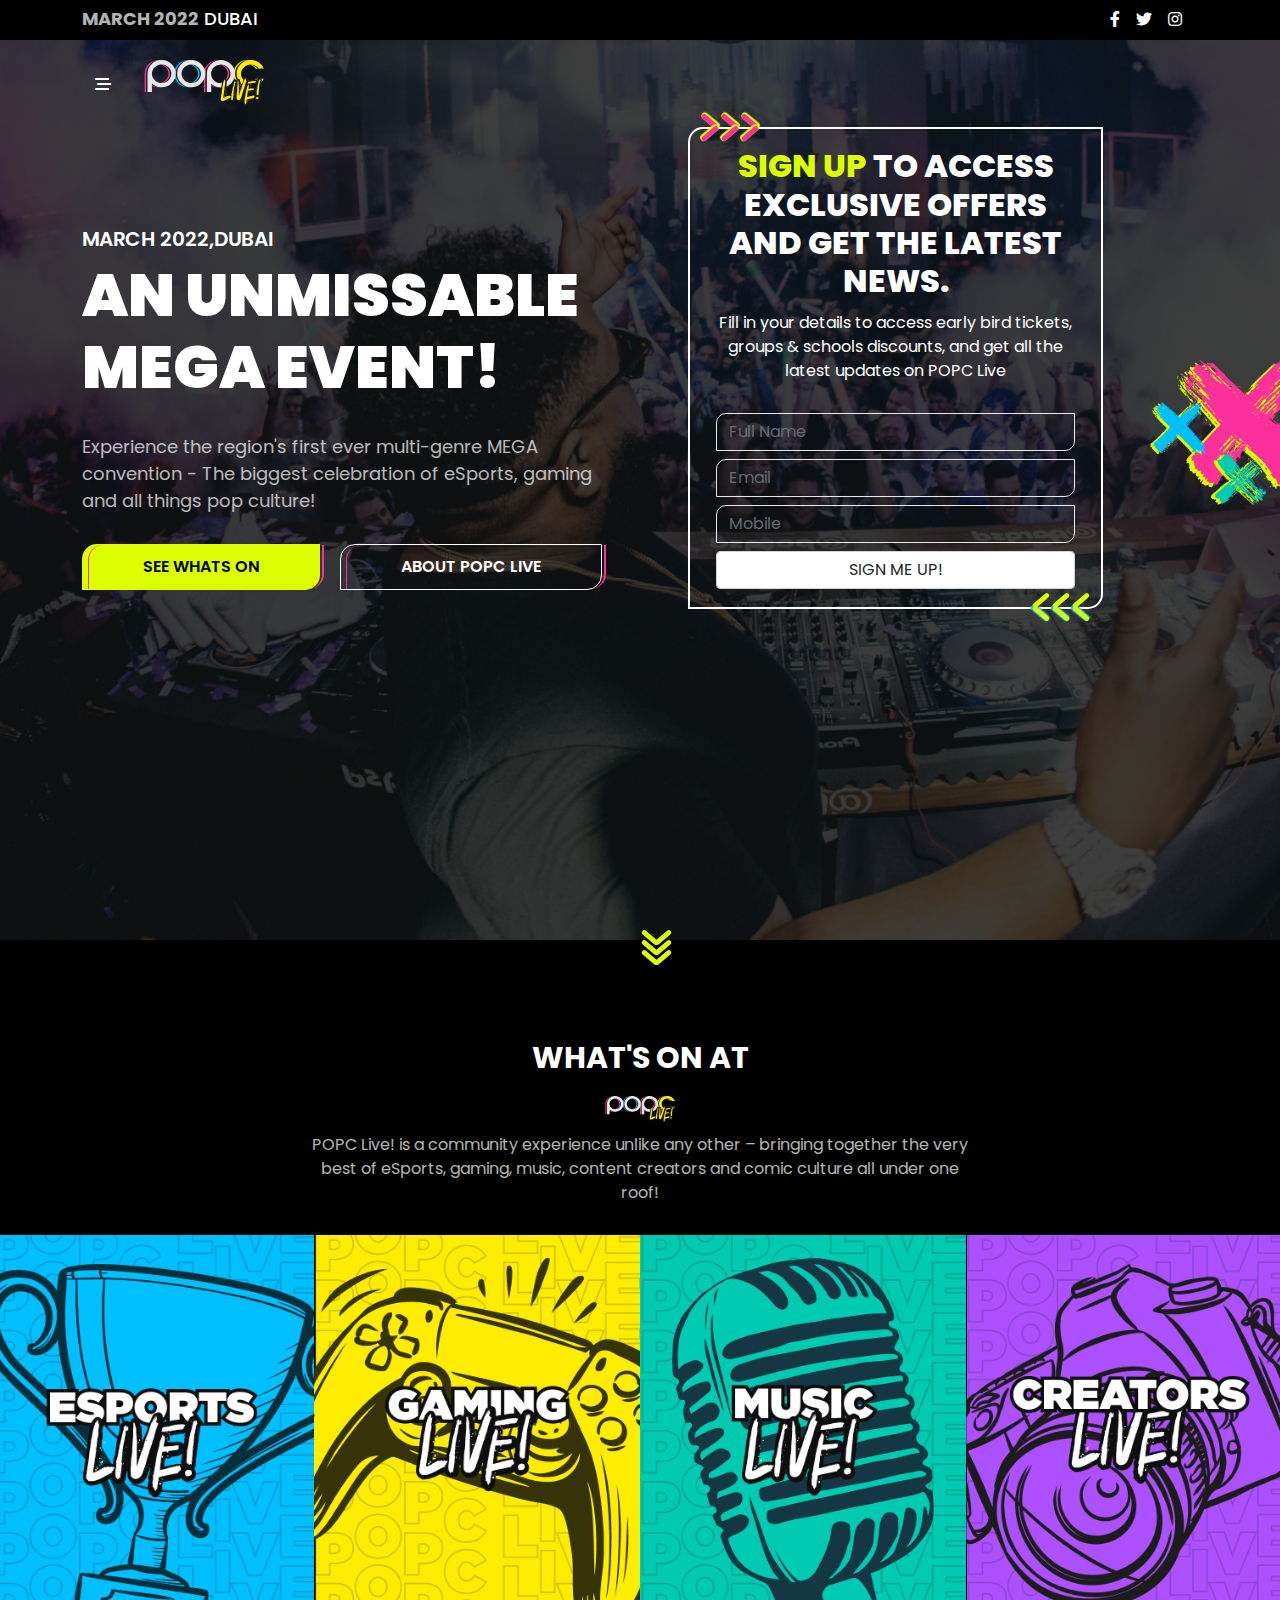
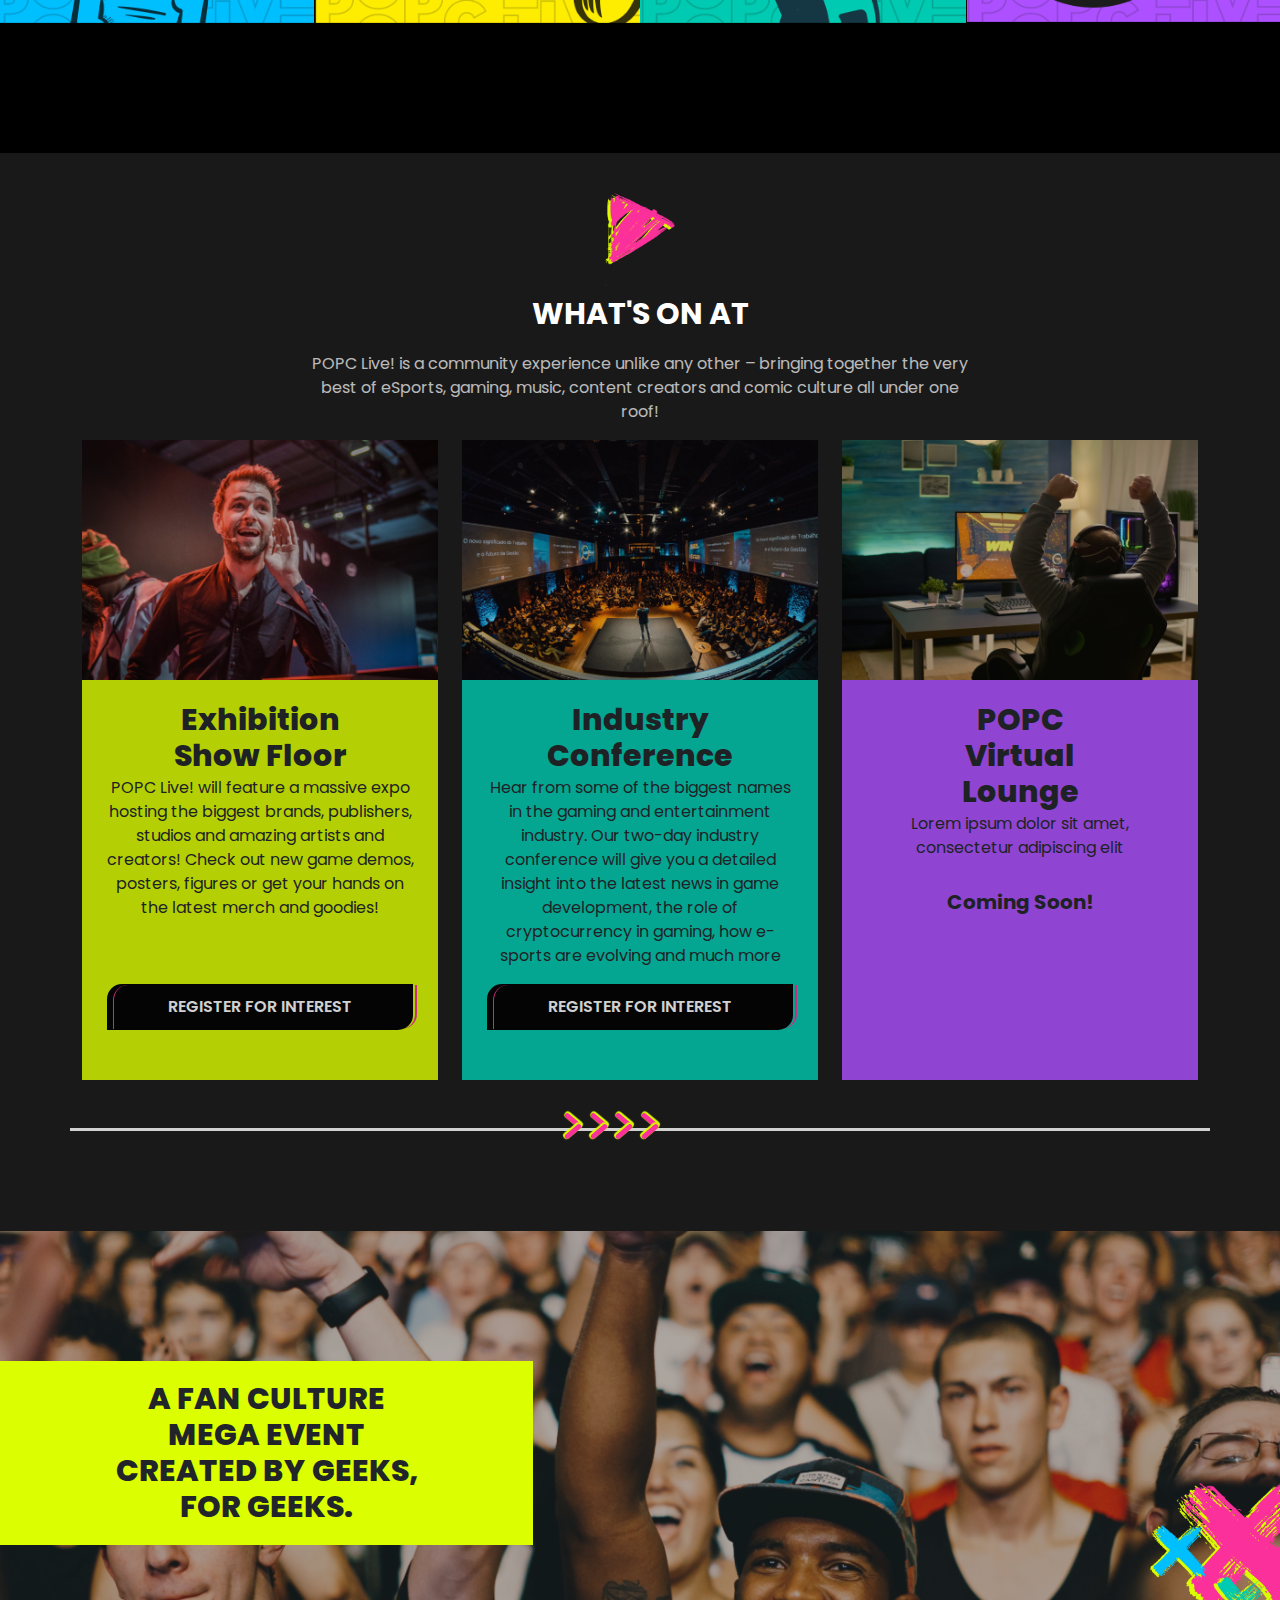
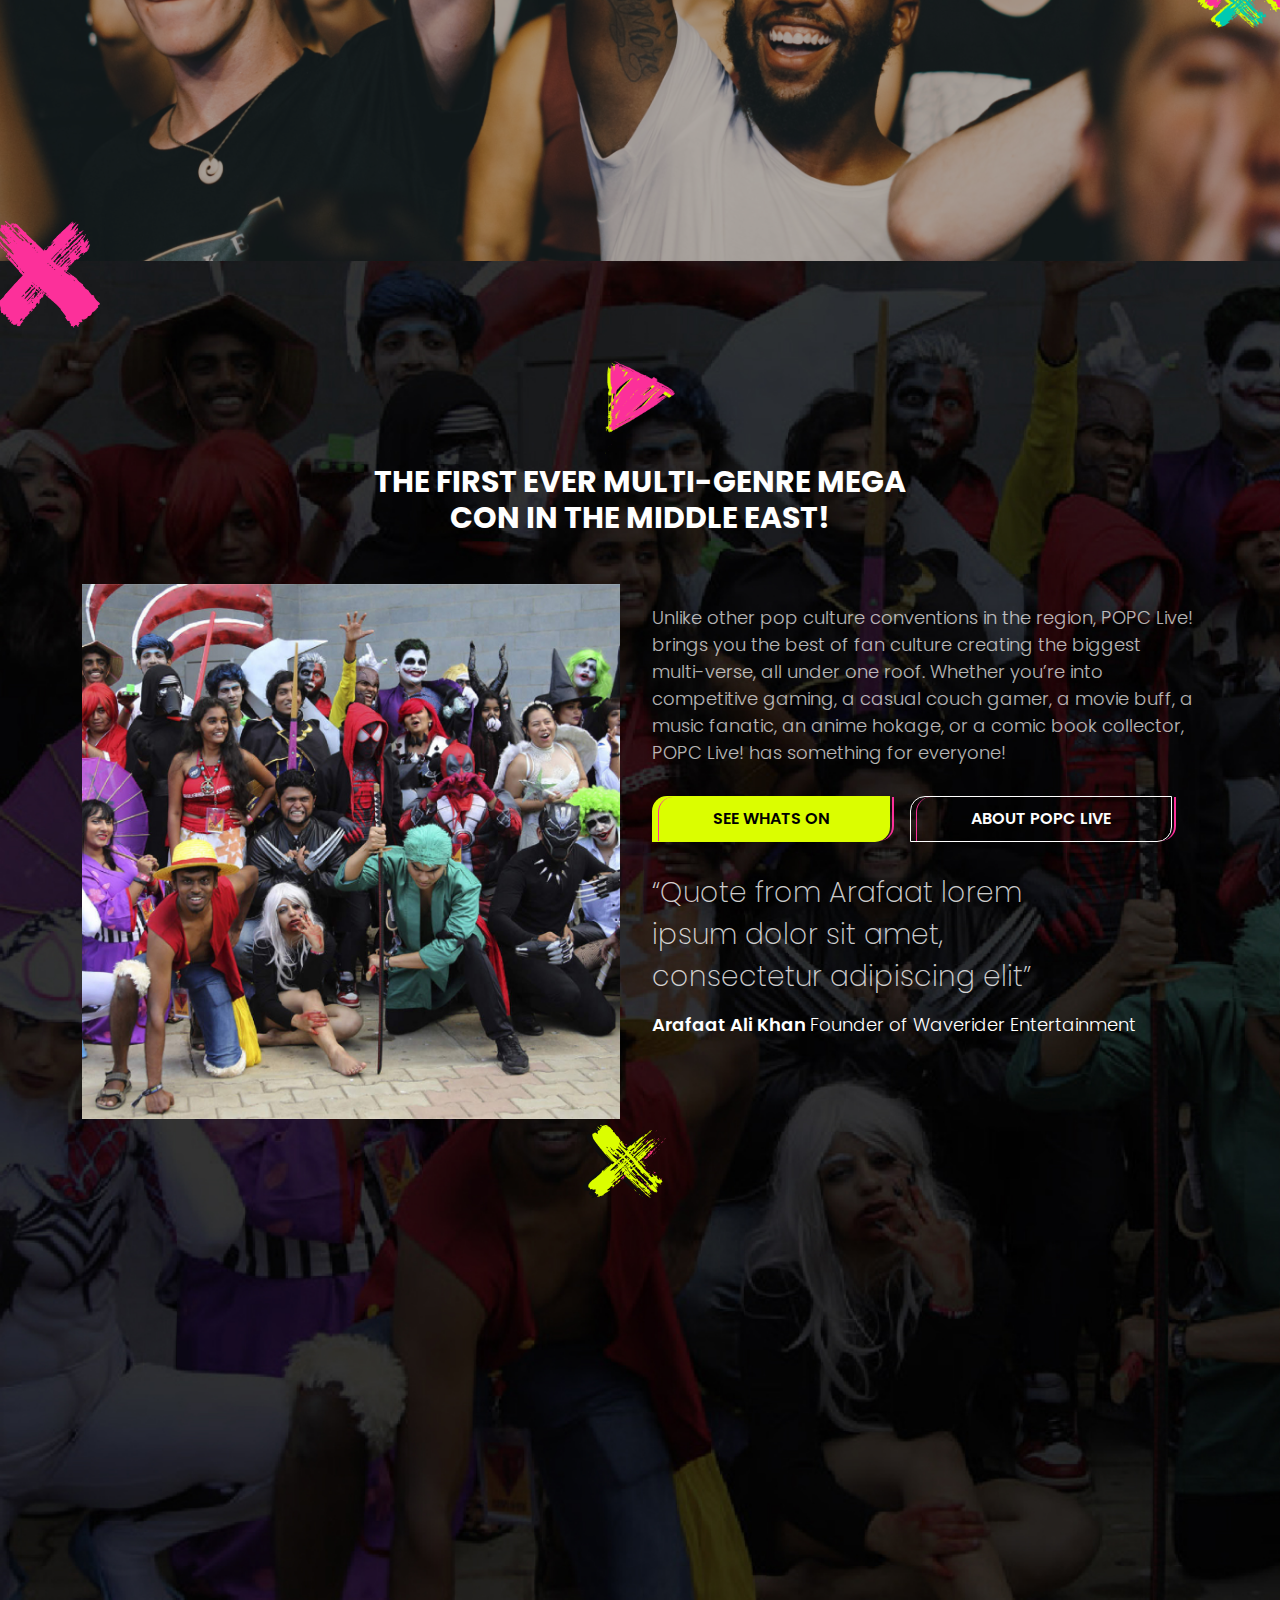
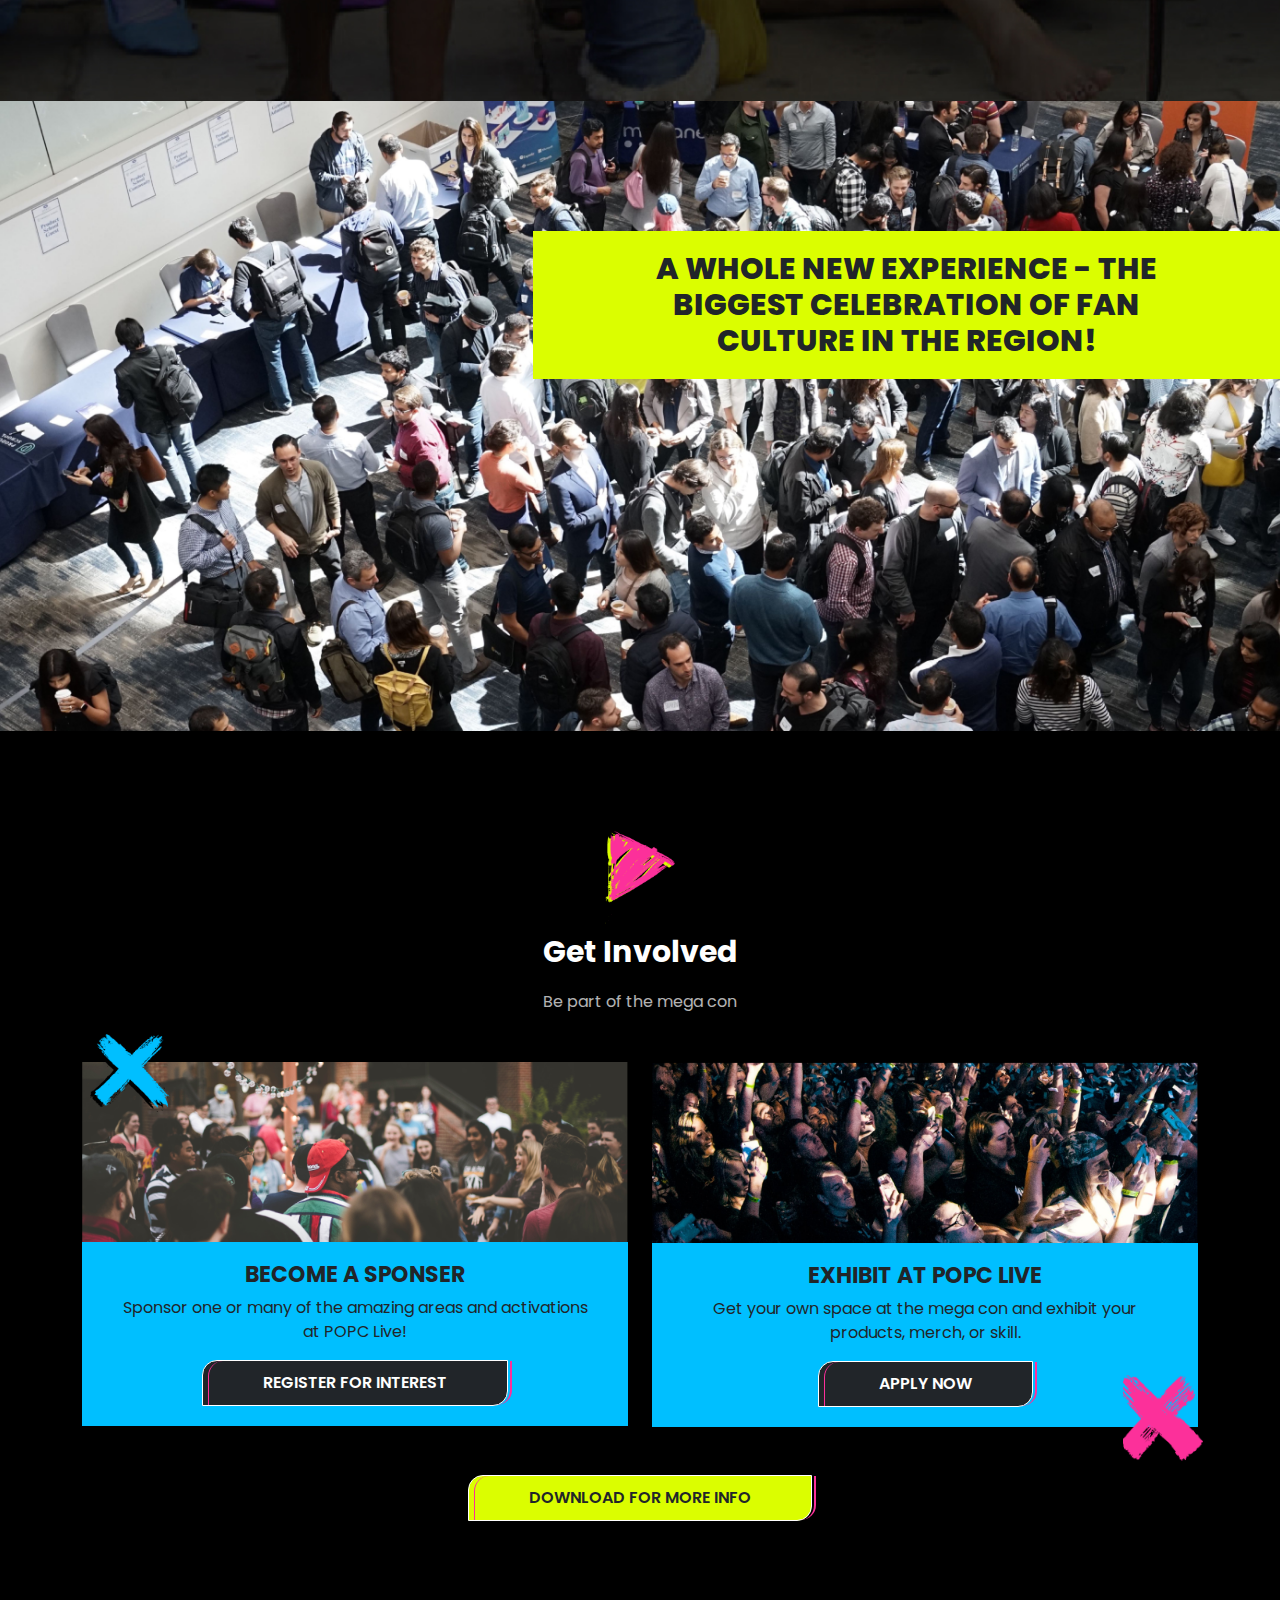
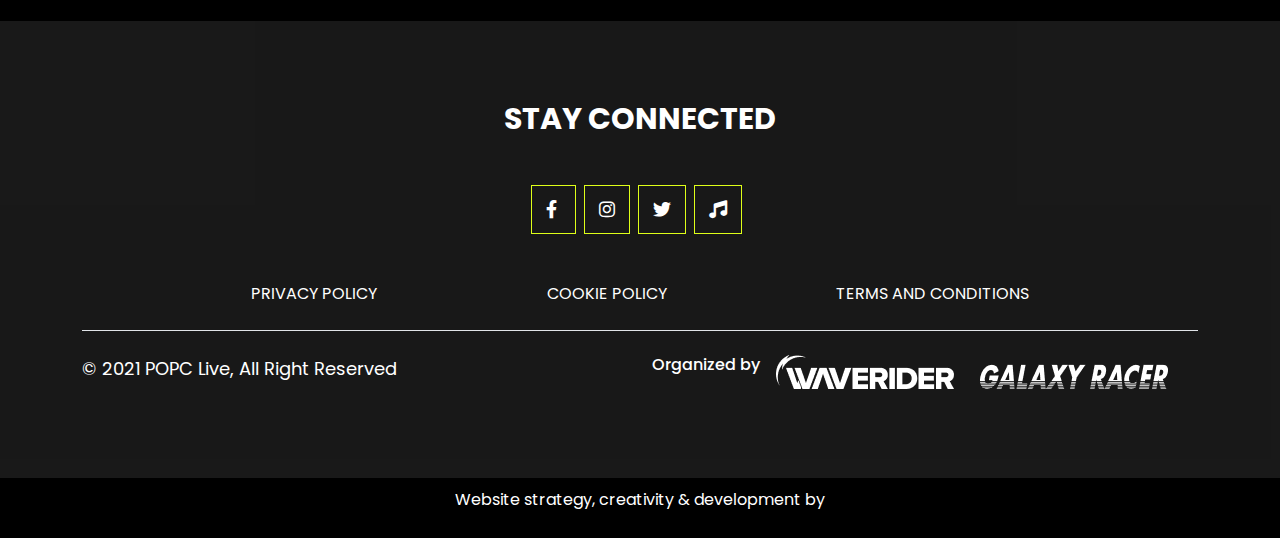
<file: index.html>
<!DOCTYPE html>
<html lang="en">

<head>
    <meta charset="UTF-8">
    <meta http-equiv="X-UA-Compatible" content="IE=edge">
    <meta name="viewport" content="width=device-width, initial-scale=1.0">
    <title>Document</title>
    <link rel="stylesheet" href="css/all.min.css" type="text/css" />
    <link rel="stylesheet" href="css/owl.theme.default.min.css" type="text/css"/>
    <link rel="stylesheet" href="css/owl.carousel.min.css" type="text/css"/>
    <link rel="stylesheet" href="css/fonts.css" type="text/css"/>
    <link rel="stylesheet" href="css/bootstrap.min.css" type="text/css" />
    <link rel="stylesheet" href="css/style.css" type="text/css" />
    <link rel="stylesheet" href="css/responsive.css" type="text/css" />
</head>

<body>
    <section class="sub-header">
        <div class="container">
            <div class="d-flex justify-content-between">
                <div class="sub-menu">
                    <h4><span>MARCH 2022</span> DUBAI</h4>
                </div>
                <div class="sub-social">
                    <ul class="d-flex">
                        <li class="pe-3"><a href="#"><i class="fa-brands fa-facebook-f text-white"></i></a></li>
                        <li class="pe-3"><a href="#"><i class="fa-brands fa-twitter text-white"></i></a></li>
                        <li class="pe-3"><a href="#"><i class="fa-brands fa-instagram text-white"></i></a></li>
                    </ul>
                </div>
            </div>
        </div>
    </section>

    <!-- --banner-- -->
    <section class="banner">
        <div class="container">

            <header>
                <button class="btn shadow-none" type="button" data-bs-toggle="offcanvas" data-bs-target="#off">
                    <i class="fa-solid fa-bars-staggered text-white"></i>
                </button>
                <a href="index.html" class="navbar-brand ps-3"><img src="img/logo.svg" alt=""></a>
            </header>

            <div class="row">
                <div class="col-xl-6 col-lg-6 col-md-6 col-sm-12 ">
                    <div class="banner-heading">
                        <h3>march 2022,dubai</h3>
                        <h1>an unmissable mega event!</h1>
                        <p>Experience the region's first ever multi-genre MEGA convention - The biggest celebration of
                            eSports, gaming and all things pop culture!
                        </p>
                        <div class="btn-grp">

                            <div class="btn grediun me-3 color-bodr">see whats on</div>
                            <div class="btn grediun-2 color-bodr">about popc live</div>
                        </div>
                    </div>
                </div>

                <div class="col-xl-5 col-lg-6 col-md-6 col-sm-12 ps-5">
                    <div class="banner-form position-relative">
                        <h3><span>Sign up</span> to access exclusive offers and get the latest news. </h3>
                        <p>Fill in your details to access early bird tickets, groups & schools discounts, and get all
                            the latest updates on POPC Live</p>
                        <form class="form" >
                            <div class="mb-2">
                                <input type="text" class="form-control" placeholder="Full Name"/>
                            </div>
                            <div class="mb-2">
                                <input type="email" class="form-control" placeholder="Email"/>
                            </div>
                            <div class="mb-2">
                                <input type="text" class="form-control" placeholder="Mobile"/>
                            </div>
                            <button type="submit" class="form-control bg-white text-center text-dark div">SIGN ME UP! </button>
                            <ul class="form-errow">
                                <li class="errow-1 form-li-1 gulab"></li>
                                <li class="errow-2 form-li-2 gulab"></li>
                                <li class="errow-1 form-li-3 gulab"></li>
                                <li class="errow-2 form-li-4 gulab"></li>
                                <li class="errow-1 form-li-5 gulab"></li>
                                <li class="errow-2 form-li-6 gulab"></li>
                            </ul>
                            <ul class="form-errow">
                                <li class="errow-1 form-li-7 bilu"></li>
                                <li class="errow-2 form-li-8"></li>
                                <li class="errow-1 form-li-9 bilu"></li>
                                <li class="errow-2 form-li-10"></li>
                                <li class="errow-1 form-li-11 bilu"></li>
                                <li class="errow-2 form-li-12"></li>
                            </ul>
                           
                        </form>
                    </div>
                </div>

            </div>
        </div>
        
    </section>
    <div class="botoom-row position-relative">
         <ul class="erd">
           
            <li class="errow-1 li-1"></li>
            <li class="errow-2 li-2"></li>
            <li class="errow-1 li-3"></li>
            <li class="errow-2 li-4"></li>
            <li class="errow-1 li-5"></li>
            <li class="errow-2 li-6"></li>
        </ul>
    </div>

    <!-- --sec-2-- -->
    <section class="sec-2">
        <div class="container">
            <div class="sec-2-heading text-center">
                <h3>WHAT'S ON AT</h3>
                <div class="sec-2-logo">
                    <img src="img/logo.svg" alt="">

                </div>
                <p>POPC Live! is a community experience unlike any other – bringing together the very best of eSports,
                    gaming, music, content creators and comic culture all under one roof!
                </p>
            </div>

        </div>
        <div class="row ">
            <div class="col-3">
                <div class="sec-2-img">
                    <img src="img/esports.png" alt="">
                </div>
            </div>
            <div class="col-3">
                <div class="sec-2-img">
                    <img src="img/gaming.png" alt="">
                </div>
            </div>
            <div class=" col-3">
                <div class="sec-2-img pt12">
                    <img src="img/music.png" alt="">
                </div>
            </div>
            <div class=" col-3">
                <div class="sec-2-img pt12">
                    <img src="img/creators.png" alt="">
                </div>
            </div>
        </div>
    </section>

    <!-- --sec-3-- -->
    <section class="sec-3 position-relative">
        <div class="container">
            <div class="sec-2-heading text-center">
                <div class="sec-2-logo">
                    <img src="img/icon.png" alt="">
                </div>
                <h3>WHAT'S ON AT</h3>
                <p>POPC Live! is a community experience unlike any other – bringing together the very best of eSports,
                    gaming, music, content creators and comic culture all under one roof!
                </p>
            </div>

            <div class="row pb-5 pt-3 borderbtm">
                <div class="col-xl-4 col-lg-4 col-md-6 col-sm-6 col-12">
                    <div class="sec-3-card">
                        <div class="card-img">
                            <img src="img/Rectangle 217.png" alt="">
                        </div>
                        <div class="card-data text-center">
                            <h4>Exhibition
                                Show Floor</h4>
                            <p>POPC Live! will feature a massive expo hosting the biggest brands, publishers, studios
                                and amazing artists and creators!

                                Check out new game demos, posters, figures or get your hands on the latest merch and
                                goodies! </p>
                            <div class="card-btn">
                                <div class="btn-grp">
                                    <div class="btn color-bodr mt-5">Register for interest</div>

                                </div>
                            </div>
                        </div>
                    </div>
                </div>
                <div class="col-xl-4 col-lg-4 col-md-6 col-sm-6 col-12 pt13">
                    <div class="sec-3-card">
                        <div class="card-img">
                            <img src="img/Rectangle 217 (1).png" alt="">
                        </div>
                        <div class="card-data text-center bg-blue">
                            <h4>Industry
                                Conference</h4>
                            <p>Hear from some of the biggest names in the gaming and entertainment industry. Our two-day
                                industry conference will give you a detailed insight into the latest news in game
                                development, the role of cryptocurrency in gaming, how e-sports are evolving and much
                                more </p>
                            <div class="card-btn">
                                <div class="btn-grp">
                                    <div class="btn color-bodr">Register for interest</div>

                                </div>
                            </div>
                        </div>
                    </div>
                </div>
                <div class="col-xl-4 col-lg-4 col-md-6 col-sm-6 col-12 pt13 pt14">
                    <div class="sec-3-card">
                        <div class="card-img">
                            <img src="img/Rectangle 217 (2).png" alt="">
                        </div>
                        <div class="card-data text-center bg-prpl">
                            <h4>POPC Virtual
                                Lounge</h4>
                            <p>Lorem ipsum dolor sit amet, consectetur adipiscing elit </p>
                            <div class="soon">
                                <h3>Coming Soon!</h3>
                            </div>
                        </div>
                    </div>
                </div>
            </div>
            <ul class="form-errow d-none d-xl-block">
                <li class="errow-1 x-1 gulab"></li>
                <li class="errow-2  x-2 gulab"></li>
                <li class="errow-1 x-3 gulab"></li>
                <li class="errow-2 x-4 gulab"></li>
                <li class="errow-1 x-5 gulab"></li>
                <li class="errow-2 x-6 gulab"></li>
                <li class="errow-1 x-7 gulab"></li>
                <li class="errow-2 x-8 gulab"></li>
            </ul>
        </div>
    </section>

    <!-- --sec-4-- -->
    <section class="sec-4 position-relative">
        <div class="col-xl-5 col-lg-6 col-md-6 col-sm-7 col-8">
            <div class="sec-4-content">
                <span>A Fan Culture
                    mega Event created
                    by geeks, for geeks.</span>
            </div>
            <ul>
                <li class="bg-img"><img src="img/graphic.png" alt=""></li>
            </ul>
        </div>
    </section>

    <!-- --sec-5-- -->
    <section class="sec-5 position-relative">
        <img src="img/Vector (3).png" class="position-absolute yelo">
        <div class="container">
            <div class="sec-2-heading text-center mb-5">
                <div class="sec-2-logo">
                    <img src="img/icon.png" alt="">
                </div>
                <h3 class="w25">THE FIRST EVER MULTI-GENRE MEGA CON IN THE MIDDLE EAST! </h3>
            </div>
            <div class="row">
                <div class="col-xl-6 col-lg-6 col-md-5 col-sm-5 col-12">
                    <div class="sec-5-img pe-2">
                        <img src="img/image (2).jpg" alt="">
                    </div>
                    <div class="cross position-absolute">
                        <img src="img/pink (1).png" alt="">
                    </div>
                </div>
                <div class="col-xl-6 col-lg-6 col-md-7 col-sm-7 col-12">
                    <div class="banner-heading pt0">

                        <p class="sec-p">Unlike other pop culture conventions in the region, POPC Live! brings you the
                            best of fan culture creating the biggest multi-verse, all under one roof. Whether you’re
                            into competitive gaming, a casual couch gamer, a movie buff, a music fanatic, an anime
                            hokage, or a comic book collector, POPC Live! has something for everyone!

                        </p>
                        <div class="btn-grp">

                            <div class="btn grediun me-3 color-bodr">see whats on</div>
                            <div class="btn grediun-2 color-bodr">about popc live</div>
                        </div>
                    </div>
                    <div class="sec-5-quot">
                        <p>“Quote from Arafaat
                            lorem ipsum dolor sit amet,
                            consectetur adipiscing elit”</p>
                        <h5><span class="text-white">
                                Arafaat Ali Khan </span> Founder of Waverider Entertainment</h5>
                    </div>
                </div>
            </div>

        </div>
    </section>

    <!-- --sec-6-- -->
    <section class="sec-6">

        <div class="col-xl-7 col-lg-7 col-md-7 col-sm-8 col-9 offset-xl-5 offset-lg-5">
            <div class="sec-4-content w100">
                <span>A WHOLE NEW EXPERIENCE - THE BIGGEST CELEBRATION OF FAN CULTURE IN THE REGION!
                </span>
            </div>
            <ul>
                <li class="bg-img"><img src="img/graphic.png" alt=""></li>
            </ul>
        </div>

    </section>

    <!-- --sec-7-- -->
    <section class="sec-7 position-relative">
        <div class="container">
            <div class="sec-2-heading text-center">
                <div class="sec-2-logo">
                    <img src="img/icon.png" alt="">
                </div>
                <h3>Get Involved</h3>
                <p>Be part of the mega con

                </p>
            </div>
            <div class="row mt-5">
                <div class="col-xl-6 col-lg-6 col-md-6 col-sm-12 ">
                    <div class="position-absolute blue-img">
                        <img src="img/blue.png" alt="">
                    </div>
                    <div class="sec-7-data">
                        <div class="sec-7-img">
                            <img src="img/Group 170.png" alt="">
                        </div>
                        <div class="sec-7-info text-center">
                            <h3>Become a Sponser</h3>
                            <p>Sponsor one or many of the amazing areas and activations at POPC Live! </p>
                            <div class="btn-grp">

                                <div class="btn grediun-2 color-bodr bg-dark text-white">Register for interest</div>
                            </div>
                        </div>
                    </div>
                </div>
                <div class="col-xl-6 col-lg-6 col-md-6 col-sm-12 ">
                    <div class="position-absolute yellow-img">
                        <img src="img/Vector (3).png" alt="">
                    </div>
                    <div class="sec-7-data">
                        <div class="sec-7-img">
                            <img src="img/exhibit.png" alt="">
                        </div>
                        <div class="sec-7-info text-center">
                            <h3>EXHIBIT AT POPC LIVE</h3>
                            <p>Get your own space at the mega con and exhibit your products, merch, or skill. </p>
                            <div class="btn-grp">

                                <div class="btn grediun-2 color-bodr bg-dark text-white">Apply now</div>
                            </div>
                        </div>
                    </div>
                </div>
            </div>
            <div class="btn-grp text-center mt-5">

                <div class="btn grediun-2 color-bodr bg-yello text-dark">Download for more info</div>
            </div>

        </div>
    </section>

    <!-- --footer-- -->
    <footer class="footer">
        <div class="container">
            <div class="footer-info text-center border-bottom pb-4">
                <div class="sec-2-heading mb-5">
                    <h3>STAY CONNECTED</h3>
                </div>
                <ul class="social d-flex mb-5">
                    <li class="me-2"><a href="#"><i class="fa-brands fa-facebook-f text-white pe-1"></i></a></li>
                    <li class="me-2"><a href="#"><i class="fa-brands fa-instagram text-white"></i></a></li>
                    <li class="me-2"><a href="#"><i class="fa-brands fa-twitter text-white"></i></a></li>
                    <li class="me-2"><a href="#"><i class="fa-solid fa-music text-white"></i></a></li>
                </ul>
                <ul class="social-bottom d-flex justify-content-evenly text-white">
                    <li>Privacy Policy</li>
                    <li>Cookie Policy </li>
                    <li>Terms and Conditions </li>
                </ul>
            </div>

            <div class="copy-right pt-4 ">
                <div class="row">
                    <div class="col-xl-6 col-lg-5 col-md-12 mb-3">
                        <a href="#" class="text-white copy"> &copy; 2021 POPC Live, All Right Reserved</a>
                    </div>
                    <div class="col-xl-6 col-lg-7 col-md-12">
                        <div class="d-flex">
                            <h6 class="pe-3 text-white">Organized by</h6>
                            <img src="img/logos.png" class="img-w12">
                        </div>
                    </div>
                </div>
            </div>
        </div>
    </footer>

    <div class="bottom">
        <p>Website strategy, creativity & development by</p>
    </div>
</body>

</html>
</file>
<file: css/fonts.css>
/* poppins-100 - latin */
@font-face {
    font-display: swap; /* Check https://developer.mozilla.org/en-US/docs/Web/CSS/@font-face/font-display for other options. */
    font-family: 'Poppins';
    font-style: normal;
    font-weight: 100;
    src: url('../fonts/poppins-v20-latin-100.eot'); /* IE9 Compat Modes */
    src: url('../fonts/poppins-v20-latin-100.eot?#iefix') format('embedded-opentype'), /* IE6-IE8 */
         url('../fonts/poppins-v20-latin-100.woff2') format('woff2'), /* Super Modern Browsers */
         url('../fonts/poppins-v20-latin-100.woff') format('woff'), /* Modern Browsers */
         url('../fonts/poppins-v20-latin-100.ttf') format('truetype'), /* Safari, Android, iOS */
         url('../fonts/poppins-v20-latin-100.svg#Poppins') format('svg'); /* Legacy iOS */
  }
  /* poppins-200 - latin */
  @font-face {
    font-display: swap; /* Check https://developer.mozilla.org/en-US/docs/Web/CSS/@font-face/font-display for other options. */
    font-family: 'Poppins';
    font-style: normal;
    font-weight: 200;
    src: url('../fonts/poppins-v20-latin-200.eot'); /* IE9 Compat Modes */
    src: url('../fonts/poppins-v20-latin-200.eot?#iefix') format('embedded-opentype'), /* IE6-IE8 */
         url('../fonts/poppins-v20-latin-200.woff2') format('woff2'), /* Super Modern Browsers */
         url('../fonts/poppins-v20-latin-200.woff') format('woff'), /* Modern Browsers */
         url('../fonts/poppins-v20-latin-200.ttf') format('truetype'), /* Safari, Android, iOS */
         url('../fonts/poppins-v20-latin-200.svg#Poppins') format('svg'); /* Legacy iOS */
  }
  /* poppins-300 - latin */
  @font-face {
    font-display: swap; /* Check https://developer.mozilla.org/en-US/docs/Web/CSS/@font-face/font-display for other options. */
    font-family: 'Poppins';
    font-style: normal;
    font-weight: 300;
    src: url('../fonts/poppins-v20-latin-300.eot'); /* IE9 Compat Modes */
    src: url('../fonts/poppins-v20-latin-300.eot?#iefix') format('embedded-opentype'), /* IE6-IE8 */
         url('../fonts/poppins-v20-latin-300.woff2') format('woff2'), /* Super Modern Browsers */
         url('../fonts/poppins-v20-latin-300.woff') format('woff'), /* Modern Browsers */
         url('../fonts/poppins-v20-latin-300.ttf') format('truetype'), /* Safari, Android, iOS */
         url('../fonts/poppins-v20-latin-300.svg#Poppins') format('svg'); /* Legacy iOS */
  }
  /* poppins-regular - latin */
  @font-face {
    font-display: swap; /* Check https://developer.mozilla.org/en-US/docs/Web/CSS/@font-face/font-display for other options. */
    font-family: 'Poppins';
    font-style: normal;
    font-weight: 400;
    src: url('../fonts/poppins-v20-latin-regular.eot'); /* IE9 Compat Modes */
    src: url('../fonts/poppins-v20-latin-regular.eot?#iefix') format('embedded-opentype'), /* IE6-IE8 */
         url('../fonts/poppins-v20-latin-regular.woff2') format('woff2'), /* Super Modern Browsers */
         url('../fonts/poppins-v20-latin-regular.woff') format('woff'), /* Modern Browsers */
         url('../fonts/poppins-v20-latin-regular.ttf') format('truetype'), /* Safari, Android, iOS */
         url('../fonts/poppins-v20-latin-regular.svg#Poppins') format('svg'); /* Legacy iOS */
  }
  /* poppins-500 - latin */
  @font-face {
    font-display: swap; /* Check https://developer.mozilla.org/en-US/docs/Web/CSS/@font-face/font-display for other options. */
    font-family: 'Poppins';
    font-style: normal;
    font-weight: 500;
    src: url('../fonts/poppins-v20-latin-500.eot'); /* IE9 Compat Modes */
    src: url('../fonts/poppins-v20-latin-500.eot?#iefix') format('embedded-opentype'), /* IE6-IE8 */
         url('../fonts/poppins-v20-latin-500.woff2') format('woff2'), /* Super Modern Browsers */
         url('../fonts/poppins-v20-latin-500.woff') format('woff'), /* Modern Browsers */
         url('../fonts/poppins-v20-latin-500.ttf') format('truetype'), /* Safari, Android, iOS */
         url('../fonts/poppins-v20-latin-500.svg#Poppins') format('svg'); /* Legacy iOS */
  }
  /* poppins-600 - latin */
  @font-face {
    font-display: swap; /* Check https://developer.mozilla.org/en-US/docs/Web/CSS/@font-face/font-display for other options. */
    font-family: 'Poppins';
    font-style: normal;
    font-weight: 600;
    src: url('../fonts/poppins-v20-latin-600.eot'); /* IE9 Compat Modes */
    src: url('../fonts/poppins-v20-latin-600.eot?#iefix') format('embedded-opentype'), /* IE6-IE8 */
         url('../fonts/poppins-v20-latin-600.woff2') format('woff2'), /* Super Modern Browsers */
         url('../fonts/poppins-v20-latin-600.woff') format('woff'), /* Modern Browsers */
         url('../fonts/poppins-v20-latin-600.ttf') format('truetype'), /* Safari, Android, iOS */
         url('../fonts/poppins-v20-latin-600.svg#Poppins') format('svg'); /* Legacy iOS */
  }
  /* poppins-700 - latin */
  @font-face {
    font-display: swap; /* Check https://developer.mozilla.org/en-US/docs/Web/CSS/@font-face/font-display for other options. */
    font-family: 'Poppins';
    font-style: normal;
    font-weight: 700;
    src: url('../fonts/poppins-v20-latin-700.eot'); /* IE9 Compat Modes */
    src: url('../fonts/poppins-v20-latin-700.eot?#iefix') format('embedded-opentype'), /* IE6-IE8 */
         url('../fonts/poppins-v20-latin-700.woff2') format('woff2'), /* Super Modern Browsers */
         url('../fonts/poppins-v20-latin-700.woff') format('woff'), /* Modern Browsers */
         url('../fonts/poppins-v20-latin-700.ttf') format('truetype'), /* Safari, Android, iOS */
         url('../fonts/poppins-v20-latin-700.svg#Poppins') format('svg'); /* Legacy iOS */
  }
  /* poppins-800 - latin */
  @font-face {
    font-display: swap; /* Check https://developer.mozilla.org/en-US/docs/Web/CSS/@font-face/font-display for other options. */
    font-family: 'Poppins';
    font-style: normal;
    font-weight: 800;
    src: url('../fonts/poppins-v20-latin-800.eot'); /* IE9 Compat Modes */
    src: url('../fonts/poppins-v20-latin-800.eot?#iefix') format('embedded-opentype'), /* IE6-IE8 */
         url('../fonts/poppins-v20-latin-800.woff2') format('woff2'), /* Super Modern Browsers */
         url('../fonts/poppins-v20-latin-800.woff') format('woff'), /* Modern Browsers */
         url('../fonts/poppins-v20-latin-800.ttf') format('truetype'), /* Safari, Android, iOS */
         url('../fonts/poppins-v20-latin-800.svg#Poppins') format('svg'); /* Legacy iOS */
  }
  /* poppins-900 - latin */
  @font-face {
    font-display: swap; /* Check https://developer.mozilla.org/en-US/docs/Web/CSS/@font-face/font-display for other options. */
    font-family: 'Poppins';
    font-style: normal;
    font-weight: 900;
    src: url('../fonts/poppins-v20-latin-900.eot'); /* IE9 Compat Modes */
    src: url('../fonts/poppins-v20-latin-900.eot?#iefix') format('embedded-opentype'), /* IE6-IE8 */
         url('../fonts/poppins-v20-latin-900.woff2') format('woff2'), /* Super Modern Browsers */
         url('../fonts/poppins-v20-latin-900.woff') format('woff'), /* Modern Browsers */
         url('../fonts/poppins-v20-latin-900.ttf') format('truetype'), /* Safari, Android, iOS */
         url('../fonts/poppins-v20-latin-900.svg#Poppins') format('svg'); /* Legacy iOS */
  }
</file>
<file: css/style.css>
* {
    margin: 0;
    box-sizing: border-box;
}

body {
    overflow-x: hidden;
}
/* 
html {
    scroll-behavior: smooth;
} */

img {
    max-width: 100%;
}

ul {
    list-style: none;
    padding: 0;
    margin: 0;
}

a {
    text-decoration: none;
    color: #000;
}

body {
    font-family: 'Poppins';
}

/* --sub-header-- */
.sub-header {
    padding: 8px 0 2px;
    background-color: #000;
}

.sub-menu h4 {
    font-size: 18px;
    font-size: 500;
    color: #fff;
}

.sub-menu h4 span {
    opacity: 0.7;
    font-size: 18px;
    font-weight: 700;
    color: #fff;
}

.sub-social li i {
    transition: all 0.5s;
}

.sub-social li i:hover {
    transform: rotateY(-180deg);
    opacity: 0.8;
}

header {
    padding: 20px 0;
}

.banner {
    background-image: url("../img/Rectangle\ 209.png");
    background-position: center;
    background-repeat: no-repeat;
    background-size: cover;
    height: 100vh;
    width: 100%;
    z-index: -1;
    /* position: relative; */
}

.navbar-brand img {
    width: 120px;
}

.banner-heading {
    color: #fff;
    padding-top: 100px;
}

.banner-heading h3 {
    font-size: 20px;
    font-weight: 600;
    text-transform: uppercase;
}

.banner-heading h1 {
    font-size: 60px;
    font-weight: 900;
    text-transform: uppercase;
    margin-bottom: 30px;
}

.banner-heading p {
    opacity: 0.7;
    margin-bottom: 30px;
    font-size: 18px;
}

.grediun {
    background-color: #DBFE00;
    color: #000;
    text-transform: uppercase;
    padding: 10px 60px;
    font-weight: 600;
    border-radius: 15px 0 15px 0;

}

.grediun-2 {
    background-color: transparent;
    color: #fff;
    text-transform: uppercase;
    padding: 10px 60px;
    font-weight: 600;
    border: 1px solid #fff;
    border-radius: 15px 0 15px 0;
}

.color-bodr {
    position: relative;
}
.div{
    transition: all 0.5s;
    position: relative;
    overflow: hidden;
}
.div:after{
    position: absolute;
    content: "";
    transform: scale(0);
    width: 500px;
    height: 200px;
    border-radius: 50%;
    top: -60px;left: -20%;
    background-color: #fc309952;
    opacity: 0;
    visibility: hidden;

}
.div:hover:after{
    opacity: 1;
    visibility: visible;
    transform: scale(2);
    color: #fff;
}
.div:hover{
   /* border: none; */
   background-color: #ffffff9d!important;
   color: #fff!important;
}

.color-bodr:after {
    position: absolute;
    content: "";
    top: 0;
    left: 5px;
    z-index: 1;
    width: 100%;
    height: 100%;
    border-right: 2px solid #FC309A;
    border-left: 1px solid #FC309A;
    border-radius: 15px 0 15px 0;

}

.banner-form {
    border: 2px solid #fff;
    border-radius: 15px 0px 15px 0px;
    color: #fff;
    padding: 18px 26px;
    text-align: center;
    /* position: relative; */
}

.banner-form h3 {
    text-transform: uppercase;
    font-size: 32px;
    font-weight: 800;
    margin-bottom: 10px;
}

.banner-form h3 span {
    color: #DBFE00;
}

.banner-form p {
    margin-bottom: 30px;
}

.form input:focus {
    outline: none;
    color: #fff;
    /* border: none; */
    box-shadow: none;
    background-color: transparent;
}

.form input {
    background-color: transparent;
    border: 1px solid #fff;
    border-radius: 10px 0px 10px 0px;
    color: #fff;
    opacity: 0.9;

}
.btn-grp .btn{
    transition: all 0.5s;
}
.btn-grp .btn:hover{
    background-color: #fc3099c5!important;
    color: #fff!important;
    border: none;
}
.bg-img {
    position: absolute;
    content: "";
    top: 40%;
    right: 0;
    z-index: 1;
    width: 130px;
}

.errow-1 {
    position: absolute;
    content: "";
    background-color: #DBFE00;  
    width: 20px;
    height: 5px;
    transform: rotate(40deg);
    border-radius: 5px;
    z-index: 99;
}

.errow-2 {
    position: absolute;
    content: "";
    background-color: #DBFE00;
    width: 20px;
    height: 5px;
    transform: rotate(-40deg);
    border-radius: 5px;
    z-index: 99;
}

.li-1 {
    bottom: -100%;
    left: 50%;
}

.li-2 {
    bottom: 0;
    left: 51%;
}

.li-3 {
    bottom: -10px;
    left: 50%;
}
.erd{
    z-index: 999;
}

.li-4 {
    bottom: -10px;
    left: 51%;
}

.li-5 {
    bottom: -20px;
    left: 50%;
}

.li-6 {
    bottom: -20px;
    left: 51%;
}

.form-li-1 {
    top: -10px;
    left: 10px;
}

.form-li-2 {
    top: 2px;
    left: 10px;
}

.form-li-3 {
    top: -10px;
    left: 30px;
}

.form-li-4 {
    top: 2px;
    left: 30px;
}

.form-li-5 {
    top: -10px;
    left: 50px;
}

.form-li-6 {
    top: 2px;
    left: 50px;
}

.form-li-7 {
    bottom: -9px;
    right: 10px;
}

.form-li-8 {
    bottom: 4px;
    right: 10px;
}

.form-li-9 {
    bottom: -9px;
    right: 30px;
}

.form-li-10 {
    bottom: 4px;
    right: 30px;
}

.form-li-11 {
    bottom: -9px;
    right: 50px;
}

.form-li-12 {
    bottom: 4px;
    right: 50px;
}


.gulab {
    background-color: #FC309A;
    box-shadow: 0px -1px 1px 1px #DBFE00;
}

.bilu {
    box-shadow: -1px 0px 1px 1px #00BFFF;
}

/* --sec-2-- */
.sec-2 {
    padding: 100px 0;
    background-color: #000;
    overflow: hidden;
}

.sec-2-heading h3 {
    font-size: 30px;
    font-weight: 700;
    color: #fff;
    margin-bottom: 20px;
}
.sec-2-img img{
    transition: all 0.5s;
    overflow: hidden;
}
.sec-2-img img:hover{
    transform: scale(1.1);
    cursor: pointer;
}

.sec-2-logo {
    width: 70px;
    margin: 0 auto;
    margin-bottom: 10px;
}

.sec-2-heading p {
    color: #fff;
    opacity: 0.7;
    font-size: 16px;
    max-width: 60%;
    margin: 0 auto;
}

.sec-2 .row .col-3{
    column-gap: 0;
    padding: 30px 0!important;
}


.sec-3 {
  
    background-blend-mode: color;
    background-color: rgba(0, 0, 0, 0.9);
    padding: 40px 0 100px;
 
}
.borderbtm{
    border-bottom: 3px solid #fff;
    opacity: 0.8;
}
.x-1{
   bottom: 10%;
   left: 44%;

}
.x-2{
   bottom: 9%;
   left: 44%;

}
.x-3{
   bottom: 10%;
   left: 46%;

}
.x-4{
   bottom: 9%;
   left: 46%;

}
.x-5{
   bottom: 10%;
   left: 48%;

}
.x-6{
   bottom: 9%;
   left: 48%;

}
.x-7{
   bottom: 10%;
   left: 50%;

}
.x-8{
   bottom: 9%;
   left: 50%;

}
.cross{
    top: 60%;
    right: 48%;
}
.yelo{
    top: -40px;
    left: 0;
    width: 100px;
}
.blue-img{
    top: 34%;
    left: 7%;
    width: 80px;
}
.yellow-img{
    bottom: 18%;
    right: 6%;
    width: 80px;
}

/* --sec-3-- */
.card-data {
    background-color: #DBFE00;
    padding: 20px;
}

.bg-blue{
    background-color: #00CAB1;
}
.bg-prpl{
    background-color: #AD50FF;
}
.card-data h4 {
    font-size: 30px;
    font-weight: 800;
    max-width: 200px;
    margin: 2px auto;
}

.card-data p {
    font-size: 16px;
}

.card-btn .btn {

    background-color: #000;
    color: #fff;
    text-transform: uppercase;
    padding: 10px 60px;
    font-weight: 600;
    border-radius: 15px 0 15px 0;

}
.card-data{
    height: 400px;
}
.soon h3{
    font-size: 20px;
    font-weight: 700;
    margin-top: 30px;
}

/* --sec-4--- */
.sec-4{
    background-image: url("../img/Rectangle\ 292.png");
    background-position: center;
    background-repeat: no-repeat;
    background-size: cover;
    height: 70vh;
    width: 100%;
    background-blend-mode: color;
    background-color: rgba(0, 0, 0, 0.3);
    padding: 130px 0;
}
.sec-4-content {
    background-color: #DBFE00;
    padding: 20px 100px;
    text-align: center;

}
.sec-4-content span{
    font-size: 30px;
    line-height: 1.2;
    font-weight: 800;
    text-transform: uppercase;
}
.sec-5{
    background-image: url("../img/image.jpg");
    background-repeat: no-repeat;
    background-position: cover;
    background-size: cover;
    height: 160vh;
    width: 100%;
    padding: 100px 0;
}
.w25{
    width: 50%;
    margin: 0 auto;
}
.pt0{
    padding-top: 20px;
}
.sec-5-quot{
    margin-top: 30px;
}
.pt0 p{
    font-weight: 300;
}
.sec-5-quot p{
    font-size: 28px;
    color: #fff;
    font-weight: 200;
    width: 70%;
    opacity: 0.8;

}
.sec-5-quot h5{
    font-size: 18px;
    font-weight: 300;
    color: #fff;
}
.sec-5-quot h5 span{
    font-weight: 600;
}
.sec-6{
    overflow: hidden;
}
.sec-6{
    background-image: url("../img/Rectangle\ 292\ \(1\).png");
    background-position: center;
    background-repeat: no-repeat;
    background-size: cover;
    height: 70vh;
    width: 100%;   
    padding: 130px 0; 
}
.w100 span{
    width: 100%;
}

/* --sec-7-- */
.sec-7{
    padding: 100px 0;
    background-color: #000;
}
.sec-7-info{
    background-color: 
    #00BFFF;
    padding: 20px 40px;
}
.brn-grp .btn:hover{
    overflow: hidden;
}
.sec-7-info  h3{
    font-size: 22px;
    font-weight: 700;
    text-transform: uppercase;
}
.bg-yello{
    background-color: #DBFE00;
}
.footer{
    background-color: #000;
    opacity: 0.9;
    padding: 80px 0;
}
.social{
    display: flex;
    justify-content: center;
    align-items: center;
}
.social li{
    border: 1px solid #DBFE00;
    padding: 10px 14px;
    font-size: 18px;
}

.social li{
    transition: all 0.5s;
}
 .social li:hover{
transform: rotateY(180deg);
}
.copy{
    font-size: 18px;
}
.social-bottom li{
    text-transform: uppercase;
}
.bottom{
    background-color: #000;
    font-size: 16px;
    padding: 10px 0;
    text-align: center;
    color: #fff;
}
.img-w12{
    object-fit: cover;
}
</file>
<file: css/responsive.css>
@media(max-width:1199px) {

    /* --seb header-- */
    .sub-menu h4 {
        font-size: 16px;
    }

    .sub-menu h4 span {
        font-size: 18px;

    }

    .banner-heading h3 {
        font-size: 18px;
    }

    .bg-img {
        width: 90px;
    }

    .banner-heading h1 {
        font-size: 50px;
        font-weight: 800;
        margin-bottom: 15px;
    }

    .banner-heading {
        padding-top: 40px;
    }

    .grediun {
        padding: 8px 40px;

    }

    .grediun-2 {
        padding: 8px 40px;

    }

    .banner-form h3 {
        font-size: 28px;
        font-weight: 700;
        margin-bottom: 5px;
    }

    .banner-form p {
        margin-bottom: 18px;
    }

    .banner {
        height: 110vh;
    }

    /* --sec-2-- */
    .sec-2-heading {
        margin-bottom: 20px;
    }
    .sec-2-heading h3 {
        font-size: 26px;
    }

    .sec-2 {
        padding: 90px 0;
    }

    .card-data h4 {
        font-size: 24px;
    }

    .card-data p {
        font-size: 14px;
    }

    .card-btn .btn {
        padding: 10px 20px;
    }

    .card-btn .mt-5 {
        margin-top: 20px !important;
    }

    .card-data {
        height: 340px;
    }

    /* --sec-4-- */
    .sec-4-content {
        padding: 20px 50px;

    }

    .sec-4-content span {
        font-size: 26px;
    }
   
    /* --sec-5-- */
    .sec-5{
        padding: 60px 0;
     
    }
    .w25{
        width: 70%;
    }
    .pt0{
        padding-top: 16px;
    }
    .sec-5-quot p{
        font-size: 20px;
    width: 100%;

    }
    .sec-5-quot h5{
        font-size: 16px;
    }
    /* --sec-7-- */
    .sec-7{
        padding: 50px 0;
        background-color: #000;
    }
    .sec-7{
        padding: 100px 0;
        background-color: #000;
    }
    .sec-7-info  h3{
        font-size: 20px;
    }
    .sec-7-info  p{
        font-size: 16px;
    }

    /* --footer-- */
    .social li{
        font-size: 16px;
    }
    .copy{
        font-size: 16px;
    }
    .botoom p{
        font-size: 16px;
    }
}

@media(max-width:992px) {
    /* --seb header-- */

    .sub-menu h4 span {
        font-size: 16px;

    }

    .bg-img {
        width: 60px;
    }

    .navbar-brand img {
        width: 100px;
    }

    .banner-heading h3 {
        font-size: 16px;
    }

    .banner-heading h1 {
        font-size: 38px;
        margin-bottom: 10px;
    }

    .banner-heading {
        padding-top: 30px;
    }

    .grediun {
        padding: 8px 20px;
        font-size: 14px;

    }

    .grediun-2 {
        padding: 8px 20px;
        font-size: 14px;

    }

    .navbar-brand img {
        width: 90px;
    }

    .banner-heading p {
        font-size: 16px;
    }

    .banner-form h3 {
        font-size: 20px;
        margin-bottom: 5px;
    }

    .banner-form p {
        margin-bottom: 16px;
    }

    /* --sec-2--- */
    /* .pt12{
        margin-top: 20px;
    } */
    .sec-2-heading p {
        font-size: 14px;
        max-width: 80%;
    }
    .sec-2-heading h3 {
        font-size: 24px;
    }

    .sec-2 {
        padding: 70px 0;
    }

    .pt14 {
        margin-top: 20px;
    }

    /* --sec-4-- */
    .sec-4-content {
        padding: 20px 5=30px;

    }

    .sec-4-content span {
        font-size: 22px;
    }
        /* --sec-5-- */
        .sec-5{
            padding: 60px 0;
        }
        .w25{
            width: 70%;
        }
        .pt0{
            padding-top: 0px;
        }
        .sec-p{
            font-size: 16px;
            line-height: 1.2;
        }
        .sec-5-quot p{
            font-size: 18px;
    
        }
        
        .sec-5-quot h5{
            font-size: 14px;
        }
        .sec-5-quot{
            margin-top: 20px;
        }
        .w25{
            width: 100%;
        }
.copy-right .row{
    text-align: center;
}
.yelo{
    width: 60px;
    
}
.cross{
    width: 60px;
    top: 81%;
    right: 56%;
}
.blue-img{
    top: 35%;
    left: 2%;
}
.yellow-img{
    bottom: 19%;
    right: 1%;
}
}

@media(max-width:768px) {
    /* --sub header-- */

    .banner-heading h1 {
        font-size: 30px;
        margin-bottom: 8px;
    }

    .banner-heading {
        padding-top: 20px;
    }

    .banner-heading p {
        margin-bottom: 10px;
    }

    .grediun {
        padding: 8px 15px;
        font-size: 12px;

    }

    .grediun-2 {
        padding: 8px 15px;
        font-size: 12px;

    }

    .banner-heading {
        margin-bottom: 28px;
    }

    .banner {
        height: 150vh;
    }

    /* --sec-2-- */

    .card-data h4 {
        font-size: 18px;
    }

    .card-data p {
        font-size: 12px;
        font-weight: 500;
    }

    .card-btn .btn {
        padding: 8px 10px;
    }

    .card-btn .mt-5 {
        margin-top: 20px !important;
    }

    .card-data {
        height: 340px;
    }

    .sec-2-heading p {
        font-size: 14px;
        max-width: 100%;
    }
    .sec-2-heading h3 {
        font-size: 22px;
    }

    .sec-2 {
        padding: 60px 0;
    }

    /* --sec-4-- */
    .sec-4-content {
        padding: 20px 25px;

    }

    .sec-4-content span {
        font-size: 20px;
    }
    /* --sec-5-- */
    .pt0{
        padding-top: 0;
        margin-bottom: 6px;
    }
    .sec-5-quot{
        margin-top: 0;
    }
    .sec-5-quot p {
        font-size: 16px;
    }
.sec-7-data{
    margin-bottom: 30px;
}
.img-w12{
    width: 150px;
    object-fit: cover;
}
.yelo{
    width: 70px;
}
.cross{
    width: 60px;
    top: 70%;
    right: 56%;
}
.blue-img{
    width: 70px;
    top: 23%;
    left: 2%;
}
.yellow-img{
    width: 70px;
    bottom: 10%;
    right: 1%;
}


}

@media(max-width:575px) {
    /* --sub header-- */

    .banner-heading h1 {
        font-size: 26px;
    }

    .navbar-brand img {
        width: 80px;
    }

    .banner-heading p {
        font-size: 14px;
    }

    p {
        font-size: 14px;
    }

    .banner {
        height: 160vh;
    }

    .banner .ps-5 {
        padding-left: 12px !important;
    }

    .pt13 {
        margin-top: 20px;
    }

    .sec-2-heading p {
        font-size: 12px;
        max-width: 100%;
    }
    .sec-2-heading h3 {
        font-size: 20px;
    }

    .sec-2 {
        padding: 40px 0;
    }

    /* --sec-4-- */
    .sec-4-content {
        padding: 18px 22px;

    }

    .sec-4-content span {
        font-size: 16px;
    }
    /* --sec-5-- */
.sec-5{
    height: 180vh;
}
.pt0{
    padding-top: 20px;
}
.card-img img{
    width: 100%;
}
.social{
justify-content: space-between;
}
.social-bottom li{
    font-size: 14px;
}
.copy{
    font-size: 14px;
}
.copy-right h6{
    font-size: 14px;
}
.bottom {
    font-size: 14px;
}
.blue-img{
    width: 40px;
}
.yellow-img{
    width: 40px;
}
.yelo{
    width: 40px;
    top: -20px;
}
.cross{
    top: 68%;
    right: -3%;
    width: 50px;
}
.sec-7{
    padding: 50px 0;
}
.footer{
    padding: 30px 0;
}

}
</file>
